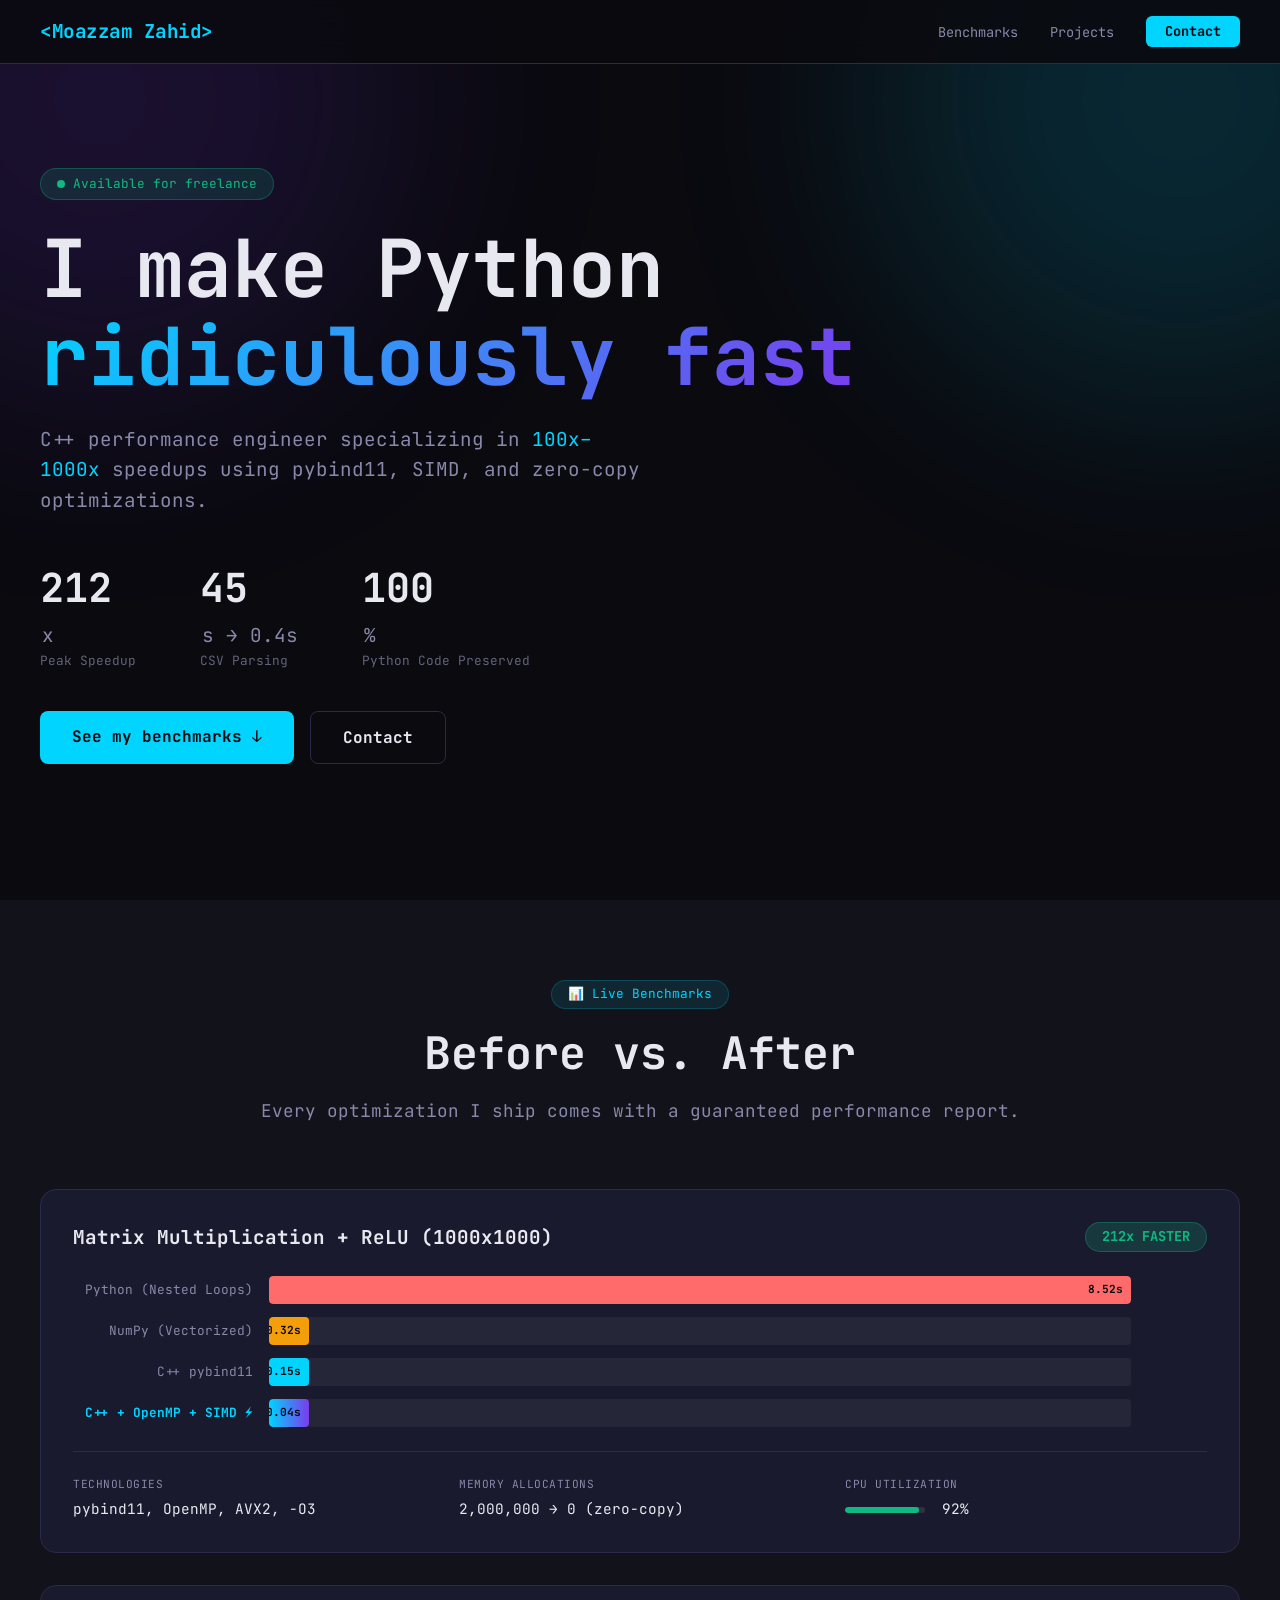
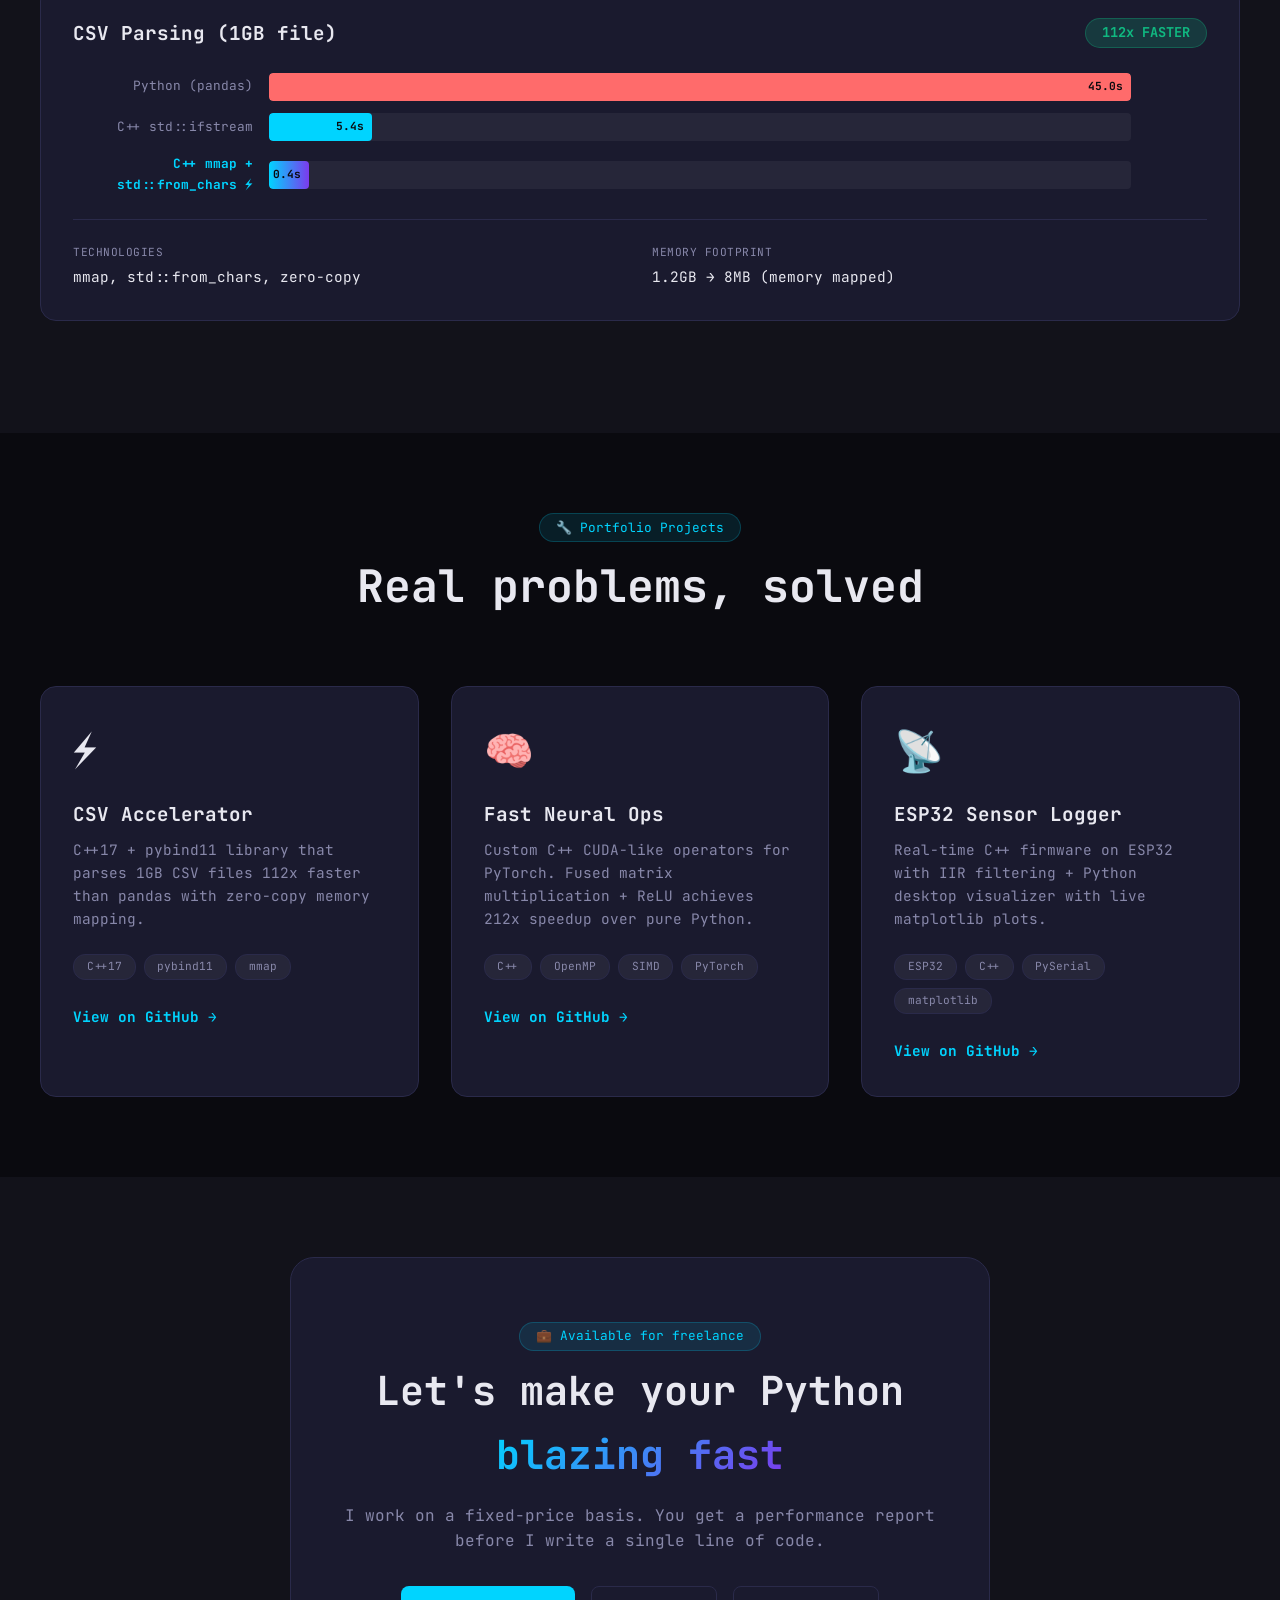
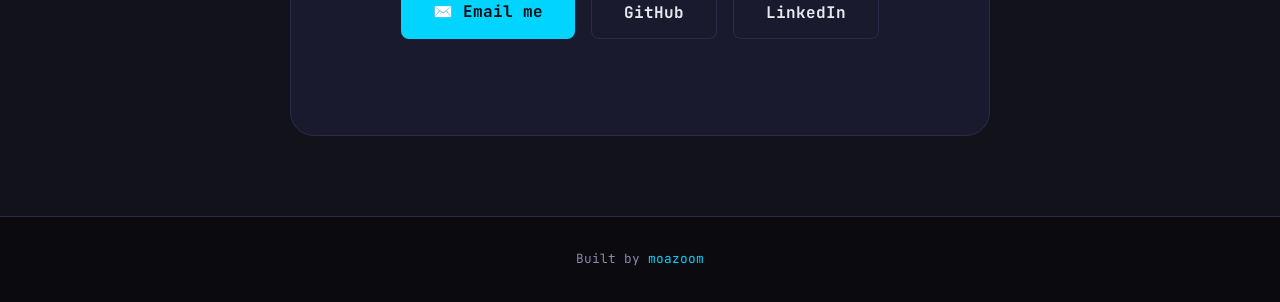
<file: index.html>
<!DOCTYPE html>
<html lang="en">
<head>
    <meta charset="UTF-8">
    <meta name="viewport" content="width=device-width, initial-scale=1.0">
    <title>M. Zahid</title>
    <link rel="stylesheet" href="style.css">
    <link href="https://fonts.googleapis.com/css2?family=JetBrains+Mono:wght@400;700&display=swap" rel="stylesheet">
</head>
<body>
    <!-- Glowing orb background effect -->
    <div class="orb"></div>
    <div class="orb orb2"></div>

    <!-- NAV -->
    <nav>
        <div class="nav-container">
            <div class="logo">&lt;Moazzam Zahid&gt;</div>
            <ul class="nav-links">
                <li><a href="#benchmarks">Benchmarks</a></li>
                <li><a href="#projects">Projects</a></li>
                <li><a href="#contact" class="nav-cta">Contact</a></li>
            </ul>
        </div>
    </nav>

    <!-- HERO -->
    <section class="hero">
        <div class="hero-container">
            <div class="hero-badge">
                <span class="dot"></span> Available for freelance
            </div>
            <h1>
                I make Python<br>
                <span class="gradient-text">ridiculously fast</span>
            </h1>
            <p class="hero-sub">
                C++ performance engineer specializing in <span class="highlight">100x–1000x</span> speedups 
                using pybind11, SIMD, and zero-copy optimizations.
            </p>
            <div class="hero-stats">
                <div class="stat">
                    <span class="stat-number" data-target="212">0</span><span class="stat-suffix">x</span>
                    <span class="stat-label">Peak Speedup</span>
                </div>
                <div class="stat">
                    <span class="stat-number" data-target="45">0</span><span class="stat-suffix">s → 0.4s</span>
                    <span class="stat-label">CSV Parsing</span>
                </div>
                <div class="stat">
                    <span class="stat-number" data-target="100">0</span><span class="stat-suffix">%</span>
                    <span class="stat-label">Python Code Preserved</span>
                </div>
            </div>
            <div class="hero-cta">
                <a href="#benchmarks" class="btn-primary">See my benchmarks ↓</a>
                <a href="#contact" class="btn-secondary">Contact</a>
            </div>
        </div>
    </section>

    <!-- BENCHMARK SECTION -->
    <section id="benchmarks" class="benchmarks">
        <div class="section-container">
            <div class="section-header">
                <span class="section-tag">📊 Live Benchmarks</span>
                <h2>Before vs. After</h2>
                <p>Every optimization I ship comes with a guaranteed performance report.</p>
            </div>

            <!-- Benchmark Card 1: Matrix Multiplication -->
            <div class="benchmark-card">
                <div class="benchmark-header">
                    <h3>Matrix Multiplication + ReLU (1000x1000)</h3>
                    <span class="speedup-badge">212x FASTER</span>
                </div>
                <div class="benchmark-chart">
                    <div class="chart-container">
                        <div class="bar-wrapper">
                            <div class="bar-label">Python (Nested Loops)</div>
                            <div class="bar-track">
                                <div class="bar-fill python-bar" style="width: 100%">8.52s</div>
                            </div>
                        </div>
                        <div class="bar-wrapper">
                            <div class="bar-label">NumPy (Vectorized)</div>
                            <div class="bar-track">
                                <div class="bar-fill numpy-bar" style="width: 3.7%">0.32s</div>
                            </div>
                        </div>
                        <div class="bar-wrapper">
                            <div class="bar-label">C++ pybind11</div>
                            <div class="bar-track">
                                <div class="bar-fill cpp-bar" style="width: 1.7%">0.15s</div>
                            </div>
                        </div>
                        <div class="bar-wrapper highlight-bar">
                            <div class="bar-label">C++ + OpenMP + SIMD ⚡</div>
                            <div class="bar-track">
                                <div class="bar-fill simd-bar" style="width: 0.47%">0.04s</div>
                            </div>
                        </div>
                    </div>
                </div>
                <div class="benchmark-details">
                    <div class="detail-item">
                        <span class="detail-label">Technologies</span>
                        <span class="detail-value">pybind11, OpenMP, AVX2, -O3</span>
                    </div>
                    <div class="detail-item">
                        <span class="detail-label">Memory Allocations</span>
                        <span class="detail-value">2,000,000 → 0 (zero-copy)</span>
                    </div>
                    <div class="detail-item">
                        <span class="detail-label">CPU Utilization</span>
                        <span class="detail-value"><span class="cpu-meter"><span class="cpu-fill" style="width: 92%"></span></span> 92%</span>
                    </div>
                </div>
            </div>

            <!-- Benchmark Card 2: CSV Parsing -->
            <div class="benchmark-card">
                <div class="benchmark-header">
                    <h3>CSV Parsing (1GB file)</h3>
                    <span class="speedup-badge">112x FASTER</span>
                </div>
                <div class="benchmark-chart">
                    <div class="chart-container">
                        <div class="bar-wrapper">
                            <div class="bar-label">Python (pandas)</div>
                            <div class="bar-track">
                                <div class="bar-fill python-bar" style="width: 100%">45.0s</div>
                            </div>
                        </div>
                        <div class="bar-wrapper">
                            <div class="bar-label">C++ std::ifstream</div>
                            <div class="bar-track">
                                <div class="bar-fill cpp-bar" style="width: 12%">5.4s</div>
                            </div>
                        </div>
                        <div class="bar-wrapper highlight-bar">
                            <div class="bar-label">C++ mmap + std::from_chars ⚡</div>
                            <div class="bar-track">
                                <div class="bar-fill simd-bar" style="width: 0.89%">0.4s</div>
                            </div>
                        </div>
                    </div>
                </div>
                <div class="benchmark-details">
                    <div class="detail-item">
                        <span class="detail-label">Technologies</span>
                        <span class="detail-value">mmap, std::from_chars, zero-copy</span>
                    </div>
                    <div class="detail-item">
                        <span class="detail-label">Memory Footprint</span>
                        <span class="detail-value">1.2GB → 8MB (memory mapped)</span>
                    </div>
                </div>
            </div>
        </div>
    </section>

    <!-- PROJECTS -->
    <section id="projects" class="projects">
        <div class="section-container">
            <div class="section-header">
                <span class="section-tag">🔧 Portfolio Projects</span>
                <h2>Real problems, solved</h2>
            </div>
            <div class="project-grid">
                <div class="project-card">
                    <div class="project-icon">⚡</div>
                    <h3>CSV Accelerator</h3>
                    <p>C++17 + pybind11 library that parses 1GB CSV files 112x faster than pandas with zero-copy memory mapping.</p>
                    <div class="project-tags">
                        <span>C++17</span><span>pybind11</span><span>mmap</span>
                    </div>
                    <a href="#" class="project-link">View on GitHub →</a>
                </div>
                <div class="project-card">
                    <div class="project-icon">🧠</div>
                    <h3>Fast Neural Ops</h3>
                    <p>Custom C++ CUDA-like operators for PyTorch. Fused matrix multiplication + ReLU achieves 212x speedup over pure Python.</p>
                    <div class="project-tags">
                        <span>C++</span><span>OpenMP</span><span>SIMD</span><span>PyTorch</span>
                    </div>
                    <a href="#" class="project-link">View on GitHub →</a>
                </div>
                <div class="project-card">
                    <div class="project-icon">📡</div>
                    <h3>ESP32 Sensor Logger</h3>
                    <p>Real-time C++ firmware on ESP32 with IIR filtering + Python desktop visualizer with live matplotlib plots.</p>
                    <div class="project-tags">
                        <span>ESP32</span><span>C++</span><span>PySerial</span><span>matplotlib</span>
                    </div>
                    <a href="#" class="project-link">View on GitHub →</a>
                </div>
            </div>
        </div>
    </section>

    <!-- CONTACT / HIRE -->
    <section id="contact" class="contact">
        <div class="section-container">
            <div class="contact-box">
                <span class="section-tag">💼 Available for freelance</span>
                <h2>Let's make your Python <span class="gradient-text">blazing fast</span></h2>
                <p>I work on a fixed-price basis. You get a performance report before I write a single line of code.</p>
                <div class="contact-links">
                    <a href="mailto:moazzamcxv@gmail.com" class="btn-primary">✉️ Email me</a>
                    <a href="https://github.com/moazoom" class="btn-secondary">GitHub</a>
                    <a href="https://www.linkedin.com/in/moazzam-zahid-a66032440/" class="btn-secondary">LinkedIn</a>
                </div>
            </div>
        </div>
    </section>

    <footer>
        <p>Built by <span class="highlight">moazoom</span></p>
    </footer>

    <script src="script.js"></script>
</body>
</html>
</file>
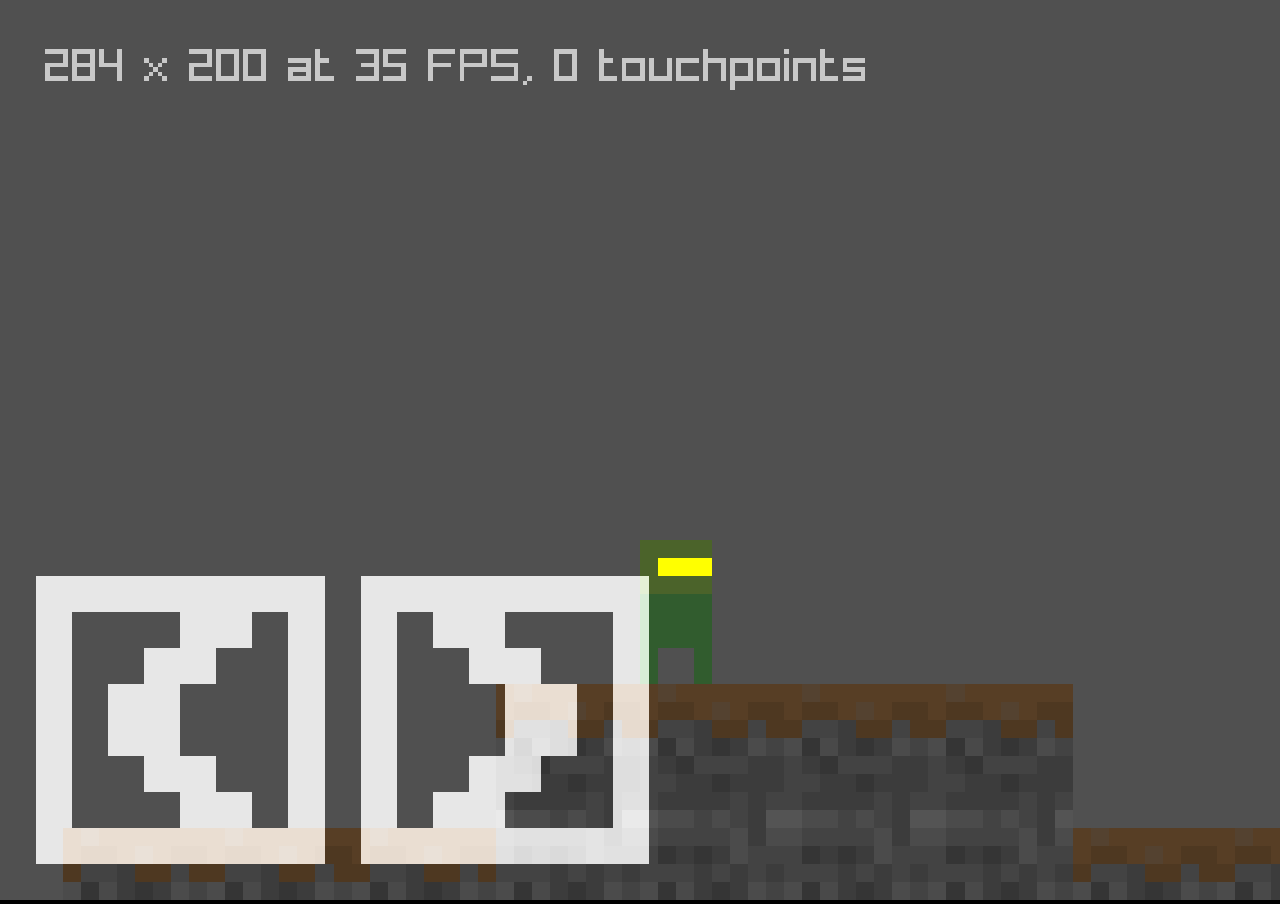
<file: demo/demo.html>
<!DOCTYPE html>
<html>

<head>
    <meta charset="utf-8">
    <meta http-equiv="Content-Type" content="text/html; charset=utf-8">
</head>

<body>
    <canvas id="canvas" oncontextmenu="event.preventDefault()"></canvas>
    <script type='text/javascript'>
        var Module = {
            canvas: (function() { return document.getElementById('canvas'); })()
        };
    </script>
    <script src="main.js"></script>
</body>

</html>
</file>
<file: style.css>
* {
    margin: 0;
    padding: 0;
    box-sizing: border-box;
}

:root {
    --bg-primary: #0a0a0f;
    --bg-secondary: #12121a;
    --bg-card: #1a1a2e;
    --border-color: #2a2a4a;
    --text-primary: #e8e8f0;
    --text-secondary: #8888aa;
    --accent-cyan: #00d4ff;
    --accent-purple: #7c3aed;
    --accent-green: #10b981;
    --accent-orange: #f59e0b;
    --font-mono: 'JetBrains Mono', monospace;
}

html {
    scroll-behavior: smooth;
}

body {
    font-family: var(--font-mono);
    background: var(--bg-primary);
    color: var(--text-primary);
    line-height: 1.6;
    overflow-x: hidden;
}

/* Glowing Orbs */
.orb {
    position: fixed;
    width: 600px;
    height: 600px;
    border-radius: 50%;
    filter: blur(120px);
    opacity: 0.15;
    pointer-events: none;
    z-index: 0;
}

.orb {
    background: var(--accent-cyan);
    top: -200px;
    right: -200px;
    animation: floatOrb 8s ease-in-out infinite;
}

.orb2 {
    background: var(--accent-purple);
    bottom: -200px;
    left: -200px;
    animation: floatOrb 10s ease-in-out infinite reverse;
}

@keyframes floatOrb {
    0%, 100% { transform: translate(0, 0) scale(1); }
    50% { transform: translate(40px, 30px) scale(1.1); }
}

/* NAV */
nav {
    position: fixed;
    top: 0;
    width: 100%;
    padding: 1rem 2rem;
    background: rgba(10, 10, 15, 0.85);
    backdrop-filter: blur(20px);
    border-bottom: 1px solid var(--border-color);
    z-index: 1000;
}

.nav-container {
    max-width: 1200px;
    margin: 0 auto;
    display: flex;
    justify-content: space-between;
    align-items: center;
}

.logo {
    font-size: 1.2rem;
    font-weight: 700;
    color: var(--accent-cyan);
    letter-spacing: -0.5px;
}

.nav-links {
    display: flex;
    gap: 2rem;
    list-style: none;
    align-items: center;
}

.nav-links a {
    color: var(--text-secondary);
    text-decoration: none;
    font-size: 0.85rem;
    transition: color 0.3s;
}

.nav-links a:hover {
    color: var(--text-primary);
}

.nav-cta {
    background: var(--accent-cyan);
    color: var(--bg-primary) !important;
    padding: 0.4rem 1.2rem;
    border-radius: 6px;
    font-weight: 700;
    transition: all 0.3s;
}

.nav-cta:hover {
    background: #00b8e6;
    transform: scale(1.05);
}

/* HERO */
.hero {
    min-height: 100vh;
    display: flex;
    align-items: center;
    padding: 6rem 2rem 4rem;
    position: relative;
    z-index: 1;
}

.hero-container {
    max-width: 1200px;
    margin: 0 auto;
    width: 100%;
}

.hero-badge {
    display: inline-flex;
    align-items: center;
    gap: 0.5rem;
    background: rgba(16, 185, 129, 0.15);
    border: 1px solid rgba(16, 185, 129, 0.3);
    padding: 0.3rem 1rem;
    border-radius: 20px;
    font-size: 0.8rem;
    color: var(--accent-green);
    margin-bottom: 1.5rem;
}

.dot {
    display: inline-block;
    width: 8px;
    height: 8px;
    background: var(--accent-green);
    border-radius: 50%;
    animation: pulseDot 2s infinite;
}

@keyframes pulseDot {
    0%, 100% { opacity: 1; transform: scale(1); }
    50% { opacity: 0.3; transform: scale(0.8); }
}

.hero h1 {
    font-size: clamp(2.8rem, 7vw, 5rem);
    font-weight: 700;
    line-height: 1.1;
    margin-bottom: 1.5rem;
}

.gradient-text {
    background: linear-gradient(135deg, var(--accent-cyan), var(--accent-purple));
    -webkit-background-clip: text;
    -webkit-text-fill-color: transparent;
    background-clip: text;
}

.hero-sub {
    font-size: 1.2rem;
    color: var(--text-secondary);
    max-width: 600px;
    margin-bottom: 2.5rem;
}

.highlight {
    color: var(--accent-cyan);
}

.hero-stats {
    display: flex;
    gap: 4rem;
    margin-bottom: 2.5rem;
}

.stat {
    display: flex;
    flex-direction: column;
}

.stat-number {
    font-size: 2.5rem;
    font-weight: 700;
    color: var(--text-primary);
}

.stat-suffix {
    font-size: 1.2rem;
    color: var(--text-secondary);
    margin-left: 2px;
}

.stat-label {
    font-size: 0.8rem;
    color: var(--text-secondary);
    opacity: 0.7;
}

.hero-cta {
    display: flex;
    gap: 1rem;
    flex-wrap: wrap;
}

.btn-primary {
    background: var(--accent-cyan);
    color: var(--bg-primary);
    padding: 0.8rem 2rem;
    border-radius: 8px;
    text-decoration: none;
    font-weight: 700;
    transition: all 0.3s;
    border: none;
    cursor: pointer;
}

.btn-primary:hover {
    transform: translateY(-2px);
    box-shadow: 0 8px 30px rgba(0, 212, 255, 0.3);
}

.btn-secondary {
    background: transparent;
    color: var(--text-primary);
    padding: 0.8rem 2rem;
    border-radius: 8px;
    text-decoration: none;
    font-weight: 700;
    border: 1px solid var(--border-color);
    transition: all 0.3s;
}

.btn-secondary:hover {
    border-color: var(--accent-cyan);
    background: rgba(0, 212, 255, 0.05);
}

/* SECTION COMMON */
section {
    padding: 5rem 2rem;
    position: relative;
    z-index: 1;
}

.section-container {
    max-width: 1200px;
    margin: 0 auto;
}

.section-header {
    text-align: center;
    margin-bottom: 4rem;
}

.section-tag {
    display: inline-block;
    font-size: 0.8rem;
    color: var(--accent-cyan);
    background: rgba(0, 212, 255, 0.1);
    padding: 0.2rem 1rem;
    border-radius: 20px;
    border: 1px solid rgba(0, 212, 255, 0.2);
    margin-bottom: 0.5rem;
}

.section-header h2 {
    font-size: 2.8rem;
    font-weight: 700;
    margin-bottom: 0.5rem;
}

.section-header p {
    color: var(--text-secondary);
    font-size: 1.1rem;
}

/* BENCHMARKS */
.benchmarks {
    background: var(--bg-secondary);
}

.benchmark-card {
    background: var(--bg-card);
    border: 1px solid var(--border-color);
    border-radius: 16px;
    padding: 2rem;
    margin-bottom: 2rem;
    transition: all 0.3s;
}

.benchmark-card:hover {
    border-color: var(--accent-cyan);
    transform: translateY(-4px);
    box-shadow: 0 20px 60px rgba(0, 0, 0, 0.5);
}

.benchmark-header {
    display: flex;
    justify-content: space-between;
    align-items: center;
    flex-wrap: wrap;
    margin-bottom: 1.5rem;
}

.benchmark-header h3 {
    font-size: 1.2rem;
}

.speedup-badge {
    background: rgba(16, 185, 129, 0.2);
    color: var(--accent-green);
    padding: 0.2rem 1rem;
    border-radius: 20px;
    font-size: 0.85rem;
    font-weight: 700;
    border: 1px solid rgba(16, 185, 129, 0.3);
}

.benchmark-chart {
    margin: 1.5rem 0;
}

.chart-container {
    display: flex;
    flex-direction: column;
    gap: 0.8rem;
}

.bar-wrapper {
    display: grid;
    grid-template-columns: 180px 1fr 60px;
    gap: 1rem;
    align-items: center;
}

.bar-label {
    font-size: 0.8rem;
    color: var(--text-secondary);
    text-align: right;
}

.bar-track {
    background: rgba(255, 255, 255, 0.05);
    border-radius: 4px;
    height: 28px;
    overflow: hidden;
    position: relative;
}

.bar-fill {
    height: 100%;
    border-radius: 4px;
    display: flex;
    align-items: center;
    justify-content: flex-end;
    padding-right: 8px;
    font-size: 0.7rem;
    font-weight: 700;
    transition: width 1.5s cubic-bezier(0.4, 0, 0.2, 1);
    min-width: 40px;
    color: var(--bg-primary);
}

.python-bar { background: #ff6b6b; width: 100%; }
.numpy-bar { background: #f59e0b; width: 3.7%; }
.cpp-bar { background: #00d4ff; width: 1.7%; }
.simd-bar { background: linear-gradient(90deg, var(--accent-cyan), var(--accent-purple)); width: 0.47%; }

.highlight-bar .bar-label {
    color: var(--accent-cyan);
    font-weight: 700;
}

.benchmark-details {
    display: grid;
    grid-template-columns: repeat(auto-fit, minmax(200px, 1fr));
    gap: 1.5rem;
    margin-top: 1.5rem;
    padding-top: 1.5rem;
    border-top: 1px solid var(--border-color);
}

.detail-item {
    display: flex;
    flex-direction: column;
    gap: 0.2rem;
}

.detail-label {
    font-size: 0.7rem;
    color: var(--text-secondary);
    text-transform: uppercase;
    letter-spacing: 0.5px;
}

.detail-value {
    font-size: 0.9rem;
}

.cpu-meter {
    display: inline-block;
    width: 80px;
    height: 6px;
    background: rgba(255, 255, 255, 0.1);
    border-radius: 4px;
    overflow: hidden;
    vertical-align: middle;
    margin-right: 8px;
}

.cpu-fill {
    display: block;
    height: 100%;
    background: var(--accent-green);
    border-radius: 4px;
    transition: width 2s ease;
}

/* PROJECTS */
.project-grid {
    display: grid;
    grid-template-columns: repeat(auto-fit, minmax(300px, 1fr));
    gap: 2rem;
}

.project-card {
    background: var(--bg-card);
    border: 1px solid var(--border-color);
    border-radius: 16px;
    padding: 2rem;
    transition: all 0.3s;
}

.project-card:hover {
    border-color: var(--accent-purple);
    transform: translateY(-6px);
    box-shadow: 0 20px 60px rgba(0, 0, 0, 0.4);
}

.project-icon {
    font-size: 2.5rem;
    margin-bottom: 1rem;
}

.project-card h3 {
    font-size: 1.2rem;
    margin-bottom: 0.5rem;
}

.project-card p {
    color: var(--text-secondary);
    font-size: 0.9rem;
    margin-bottom: 1.5rem;
}

.project-tags {
    display: flex;
    flex-wrap: wrap;
    gap: 0.5rem;
    margin-bottom: 1.5rem;
}

.project-tags span {
    font-size: 0.7rem;
    background: rgba(255, 255, 255, 0.05);
    padding: 0.2rem 0.8rem;
    border-radius: 12px;
    border: 1px solid var(--border-color);
    color: var(--text-secondary);
}

.project-link {
    color: var(--accent-cyan);
    text-decoration: none;
    font-weight: 700;
    font-size: 0.9rem;
    transition: all 0.3s;
}

.project-link:hover {
    color: var(--accent-purple);
    padding-left: 4px;
}

/* CONTACT */
.contact {
    background: var(--bg-secondary);
}

.contact-box {
    max-width: 700px;
    margin: 0 auto;
    text-align: center;
    background: var(--bg-card);
    border: 1px solid var(--border-color);
    border-radius: 24px;
    padding: 4rem 3rem;
}

.contact-box h2 {
    font-size: 2.5rem;
    margin-bottom: 1rem;
}

.contact-box p {
    color: var(--text-secondary);
    margin-bottom: 2rem;
}

.contact-links {
    display: flex;
    gap: 1rem;
    justify-content: center;
    flex-wrap: wrap;
    margin-bottom: 2rem;
}

.contact-availability {
    color: var(--accent-green);
    font-size: 0.9rem;
    display: inline-flex;
    align-items: center;
    gap: 0.5rem;
}

/* FOOTER */
footer {
    text-align: center;
    padding: 2rem;
    border-top: 1px solid var(--border-color);
    color: var(--text-secondary);
    font-size: 0.8rem;
}

/* RESPONSIVE */
@media (max-width: 768px) {
    .hero-stats {
        gap: 2rem;
    }
    
    .bar-wrapper {
        grid-template-columns: 120px 1fr 40px;
        gap: 0.5rem;
    }
    
    .bar-label {
        font-size: 0.7rem;
        text-align: left;
    }
    
    .benchmark-header {
        flex-direction: column;
        align-items: flex-start;
        gap: 0.5rem;
    }
    
    .contact-box {
        padding: 2rem 1.5rem;
    }
    
    .nav-links {
        gap: 1rem;
    }
    
    .nav-links a:not(.nav-cta) {
        display: none;
    }
}

@media (max-width: 480px) {
    .hero h1 {
        font-size: 2.2rem;
    }
    
    .hero-stats {
        flex-direction: column;
        gap: 1rem;
    }
    
    .stat-number {
        font-size: 2rem;
    }
}
</file>
